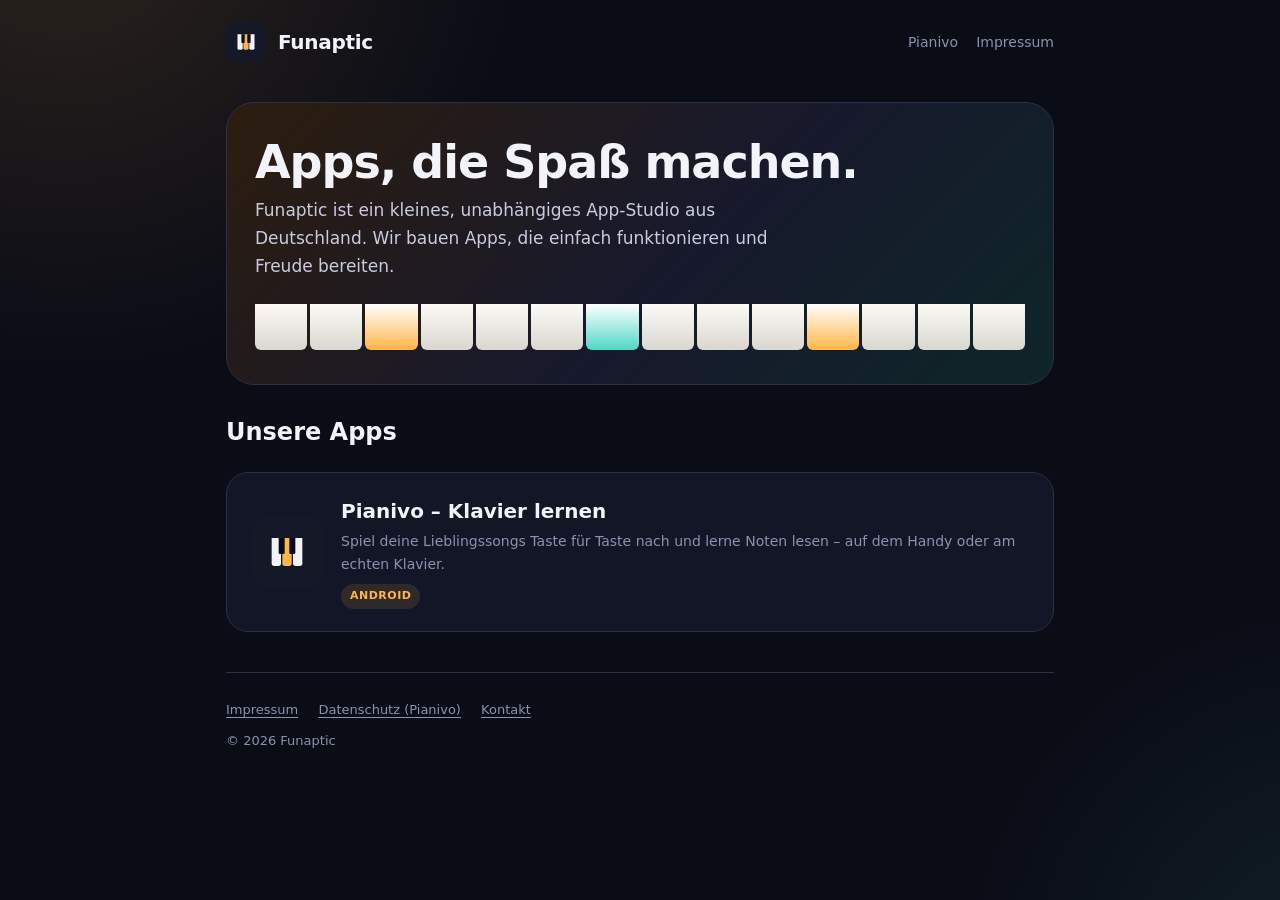
<file: index.html>
<!doctype html>
<html lang="de">
<head>
  <meta charset="utf-8">
  <meta name="viewport" content="width=device-width, initial-scale=1">
  <title>Funaptic – Apps mit Spaß</title>
  <meta name="description" content="Funaptic entwickelt Apps, die Spaß machen – zum Beispiel Pianivo, die Klavier-App, mit der du Songs Taste für Taste lernst.">
  <link rel="icon" href="favicon.svg" type="image/svg+xml">
  <link rel="stylesheet" href="style.css">
</head>
<body>
  <div class="wrap">
    <header class="site">
      <a class="brand" href="./"><img src="favicon.svg" alt=""><b>Funaptic</b></a>
      <nav class="top"><a href="pianivo/">Pianivo</a><a href="impressum.html">Impressum</a></nav>
    </header>

    <section class="hero">
      <h1>Apps, die Spaß machen.</h1>
      <p>Funaptic ist ein kleines, unabhängiges App-Studio aus Deutschland. Wir bauen Apps, die einfach funktionieren und Freude bereiten.</p>
      <div class="keys" aria-hidden="true">
        <span></span><span></span><span class="lit"></span><span></span><span></span><span></span><span class="lit2"></span><span></span><span></span><span></span><span class="lit"></span><span></span><span></span><span></span>
      </div>
    </section>

    <h2>Unsere Apps</h2>
    <a class="card app" href="pianivo/">
      <img src="favicon.svg" alt="Pianivo App-Icon">
      <div>
        <h3>Pianivo – Klavier lernen</h3>
        <p>Spiel deine Lieblingssongs Taste für Taste nach und lerne Noten lesen – auf dem Handy oder am echten Klavier.</p>
        <span class="tag">ANDROID</span>
      </div>
    </a>

    <footer class="site">
      <a href="impressum.html">Impressum</a>
      <a href="pianivo/datenschutz.html">Datenschutz (Pianivo)</a>
      <a href="mailto:funaptic.apps@gmail.com">Kontakt</a>
      <div style="margin-top:10px">© 2026 Funaptic</div>
    </footer>
  </div>
</body>
</html>
</file>
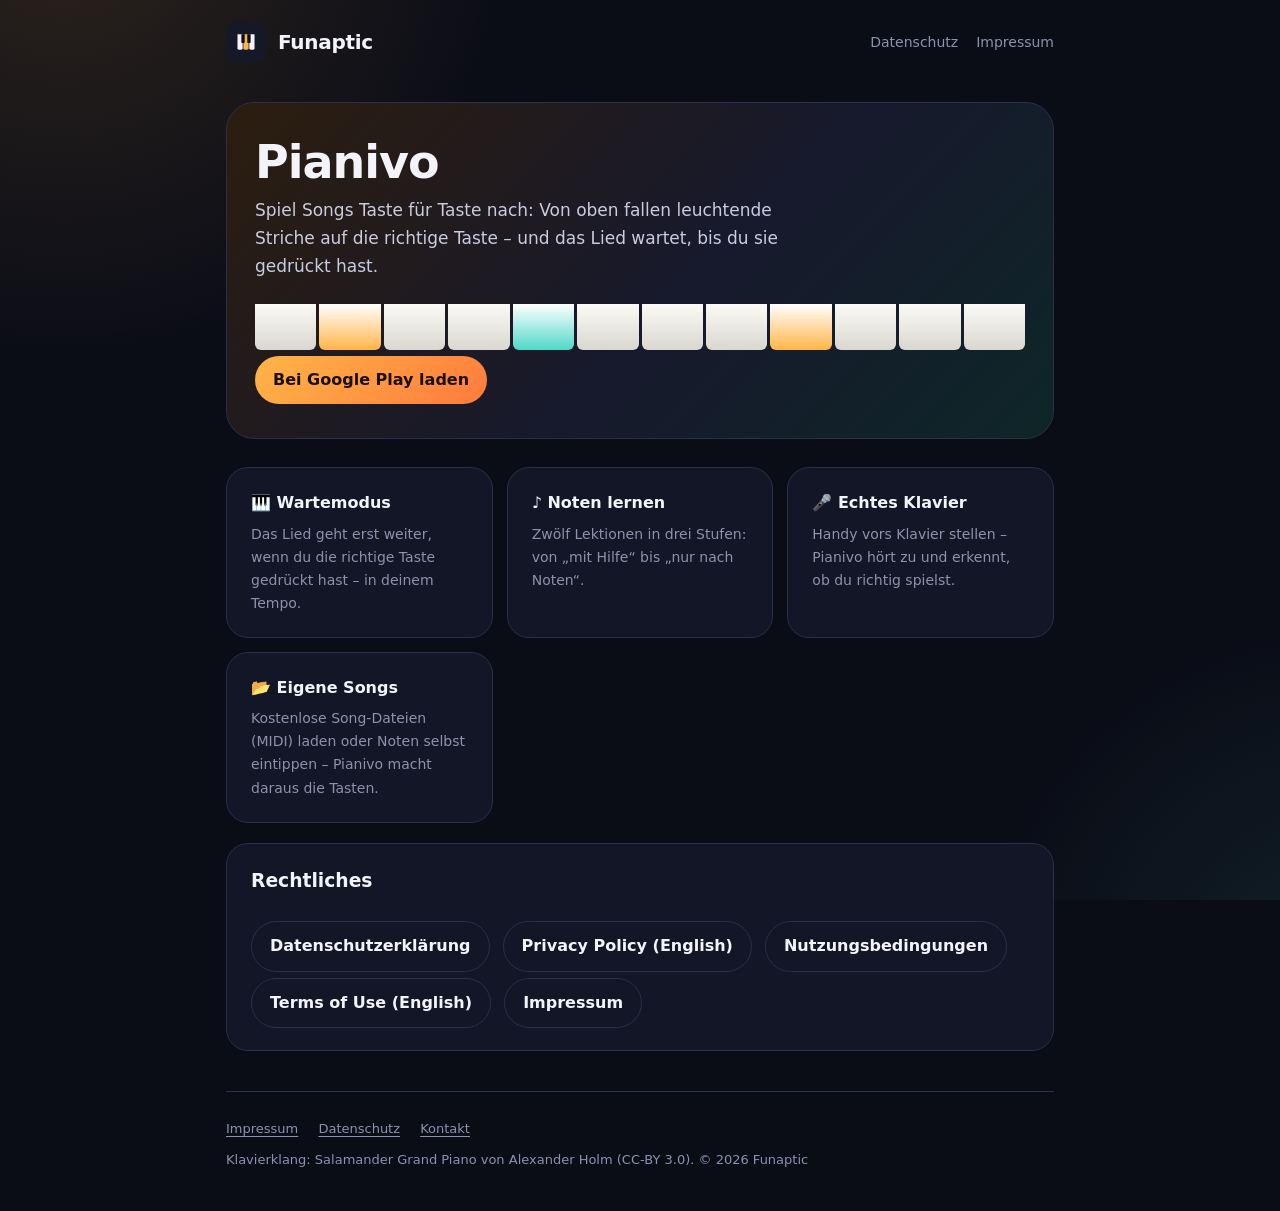
<file: pianivo/index.html>
<!doctype html>
<html lang="de">
<head>
  <meta charset="utf-8">
  <meta name="viewport" content="width=device-width, initial-scale=1">
  <title>Pianivo – Klavier lernen</title>
  <meta name="description" content="Pianivo: Songs Taste für Taste nachspielen, Noten lesen lernen und am echten Klavier üben. Für Android.">
  <link rel="icon" href="../favicon.svg" type="image/svg+xml">
  <link rel="stylesheet" href="../style.css">
</head>
<body>
  <div class="wrap">
    <header class="site">
      <a class="brand" href="../"><img src="../favicon.svg" alt=""><b>Funaptic</b></a>
      <nav class="top"><a href="datenschutz.html">Datenschutz</a><a href="../impressum.html">Impressum</a></nav>
    </header>

    <section class="hero">
      <h1>Pianivo</h1>
      <p>Spiel Songs Taste für Taste nach: Von oben fallen leuchtende Striche auf die richtige Taste – und das Lied wartet, bis du sie gedrückt hast.</p>
      <div class="keys" aria-hidden="true">
        <span></span><span class="lit"></span><span></span><span></span><span class="lit2"></span><span></span><span></span><span></span><span class="lit"></span><span></span><span></span><span></span>
      </div>
      <!-- Play-Store-Link nach der Veröffentlichung eintragen -->
      <a class="btn" href="https://play.google.com/store/apps/details?id=com.funaptic.pianivo">Bei Google Play laden</a>
    </section>

    <div class="features">
      <div class="card"><h3>🎹 Wartemodus</h3><p>Das Lied geht erst weiter, wenn du die richtige Taste gedrückt hast – in deinem Tempo.</p></div>
      <div class="card"><h3>♪ Noten lernen</h3><p>Zwölf Lektionen in drei Stufen: von „mit Hilfe“ bis „nur nach Noten“.</p></div>
      <div class="card"><h3>🎤 Echtes Klavier</h3><p>Handy vors Klavier stellen – Pianivo hört zu und erkennt, ob du richtig spielst.</p></div>
      <div class="card"><h3>📂 Eigene Songs</h3><p>Kostenlose Song-Dateien (MIDI) laden oder Noten selbst eintippen – Pianivo macht daraus die Tasten.</p></div>
    </div>

    <div class="card">
      <h3 style="margin-top:0">Rechtliches</h3>
      <a class="btn ghost" href="datenschutz.html">Datenschutzerklärung</a>
      <a class="btn ghost" href="privacy.html">Privacy Policy (English)</a>
      <a class="btn ghost" href="nutzungsbedingungen.html">Nutzungsbedingungen</a>
      <a class="btn ghost" href="terms.html">Terms of Use (English)</a>
      <a class="btn ghost" href="../impressum.html">Impressum</a>
    </div>

    <footer class="site">
      <a href="../impressum.html">Impressum</a>
      <a href="datenschutz.html">Datenschutz</a>
      <a href="mailto:funaptic.apps@gmail.com">Kontakt</a>
      <div style="margin-top:10px">Klavierklang: Salamander Grand Piano von Alexander Holm (CC-BY 3.0). © 2026 Funaptic</div>
    </footer>
  </div>
</body>
</html>
</file>
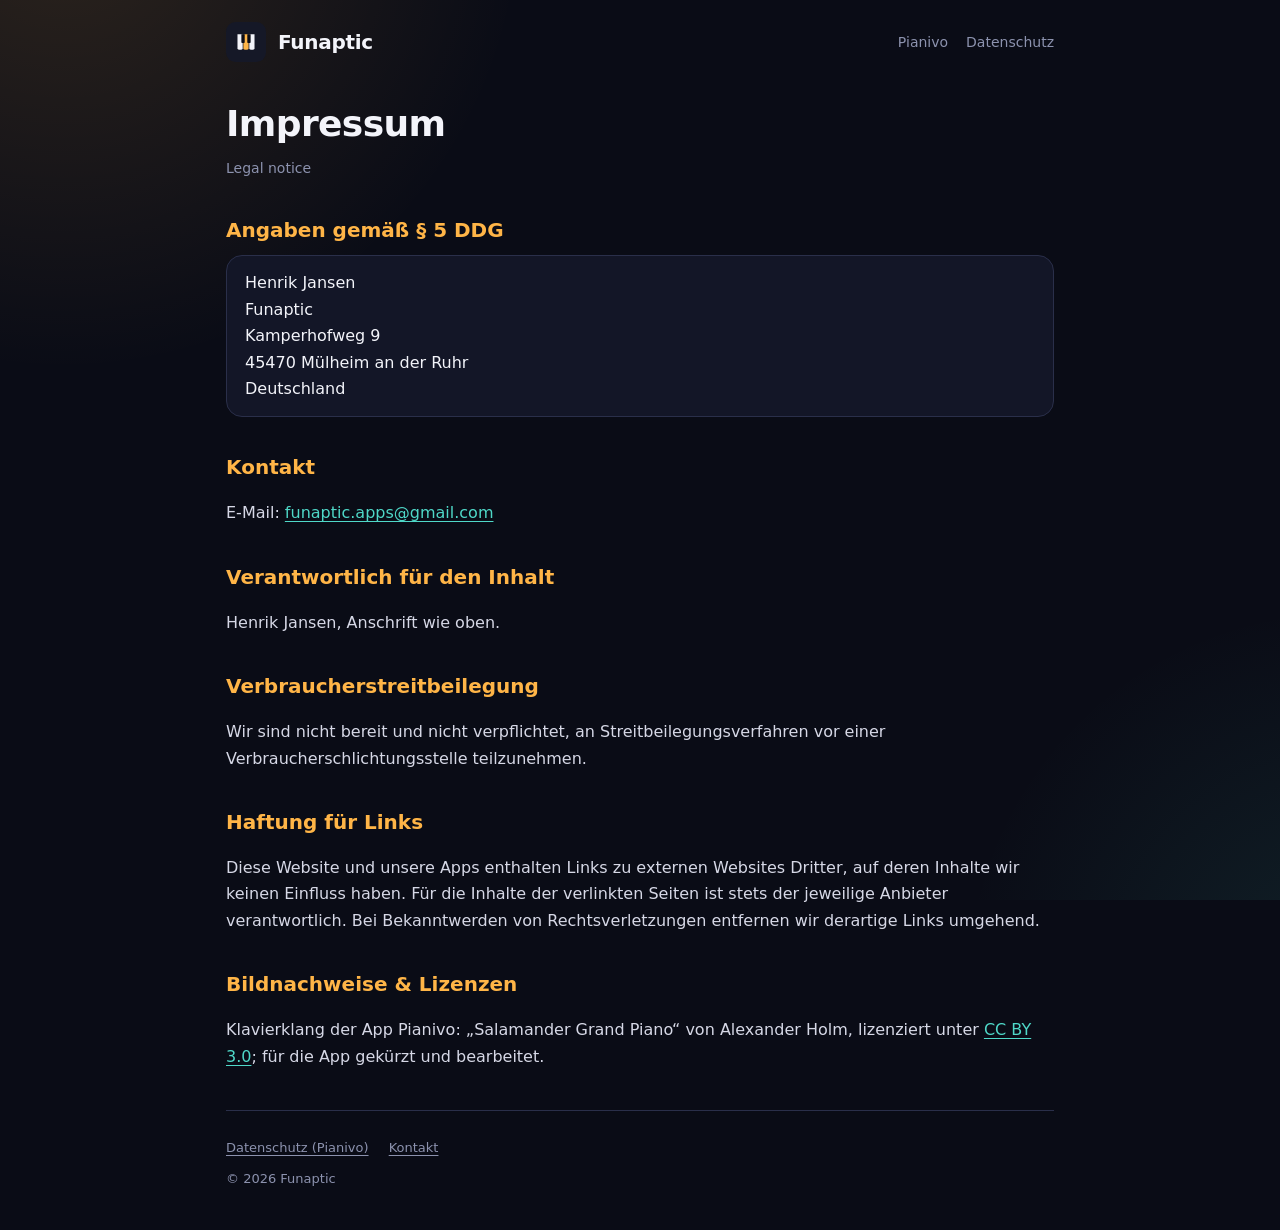
<file: impressum.html>
<!doctype html>
<html lang="de">
<head>
  <meta charset="utf-8">
  <meta name="viewport" content="width=device-width, initial-scale=1">
  <title>Impressum – Funaptic</title>
  <link rel="icon" href="favicon.svg" type="image/svg+xml">
  <link rel="stylesheet" href="style.css">
</head>
<body>
  <div class="wrap">
    <header class="site">
      <a class="brand" href="./"><img src="favicon.svg" alt=""><b>Funaptic</b></a>
      <nav class="top"><a href="pianivo/">Pianivo</a><a href="pianivo/datenschutz.html">Datenschutz</a></nav>
    </header>

    <main class="legal">
      <h1>Impressum</h1>
      <div class="stand">Legal notice</div>

      <h2>Angaben gemäß § 5 DDG</h2>
      <address>
        Henrik Jansen<br>
        Funaptic<br>
        Kamperhofweg 9<br>
        45470 Mülheim an der Ruhr<br>
        Deutschland
      </address>

      <h2>Kontakt</h2>
      <p>E-Mail: <a href="mailto:funaptic.apps@gmail.com">funaptic.apps@gmail.com</a></p>

      <h2>Verantwortlich für den Inhalt</h2>
      <p>Henrik Jansen, Anschrift wie oben.</p>

      <h2>Verbraucherstreitbeilegung</h2>
      <p>Wir sind nicht bereit und nicht verpflichtet, an Streitbeilegungsverfahren vor einer Verbraucherschlichtungsstelle teilzunehmen.</p>

      <h2>Haftung für Links</h2>
      <p>Diese Website und unsere Apps enthalten Links zu externen Websites Dritter, auf deren Inhalte wir keinen Einfluss haben. Für die Inhalte der verlinkten Seiten ist stets der jeweilige Anbieter verantwortlich. Bei Bekanntwerden von Rechtsverletzungen entfernen wir derartige Links umgehend.</p>

      <h2>Bildnachweise &amp; Lizenzen</h2>
      <p>Klavierklang der App Pianivo: „Salamander Grand Piano“ von Alexander Holm, lizenziert unter <a href="https://creativecommons.org/licenses/by/3.0/" rel="noopener">CC BY 3.0</a>; für die App gekürzt und bearbeitet.</p>
    </main>

    <footer class="site">
      <a href="pianivo/datenschutz.html">Datenschutz (Pianivo)</a>
      <a href="mailto:funaptic.apps@gmail.com">Kontakt</a>
      <div style="margin-top:10px">© 2026 Funaptic</div>
    </footer>
  </div>
</body>
</html>
</file>
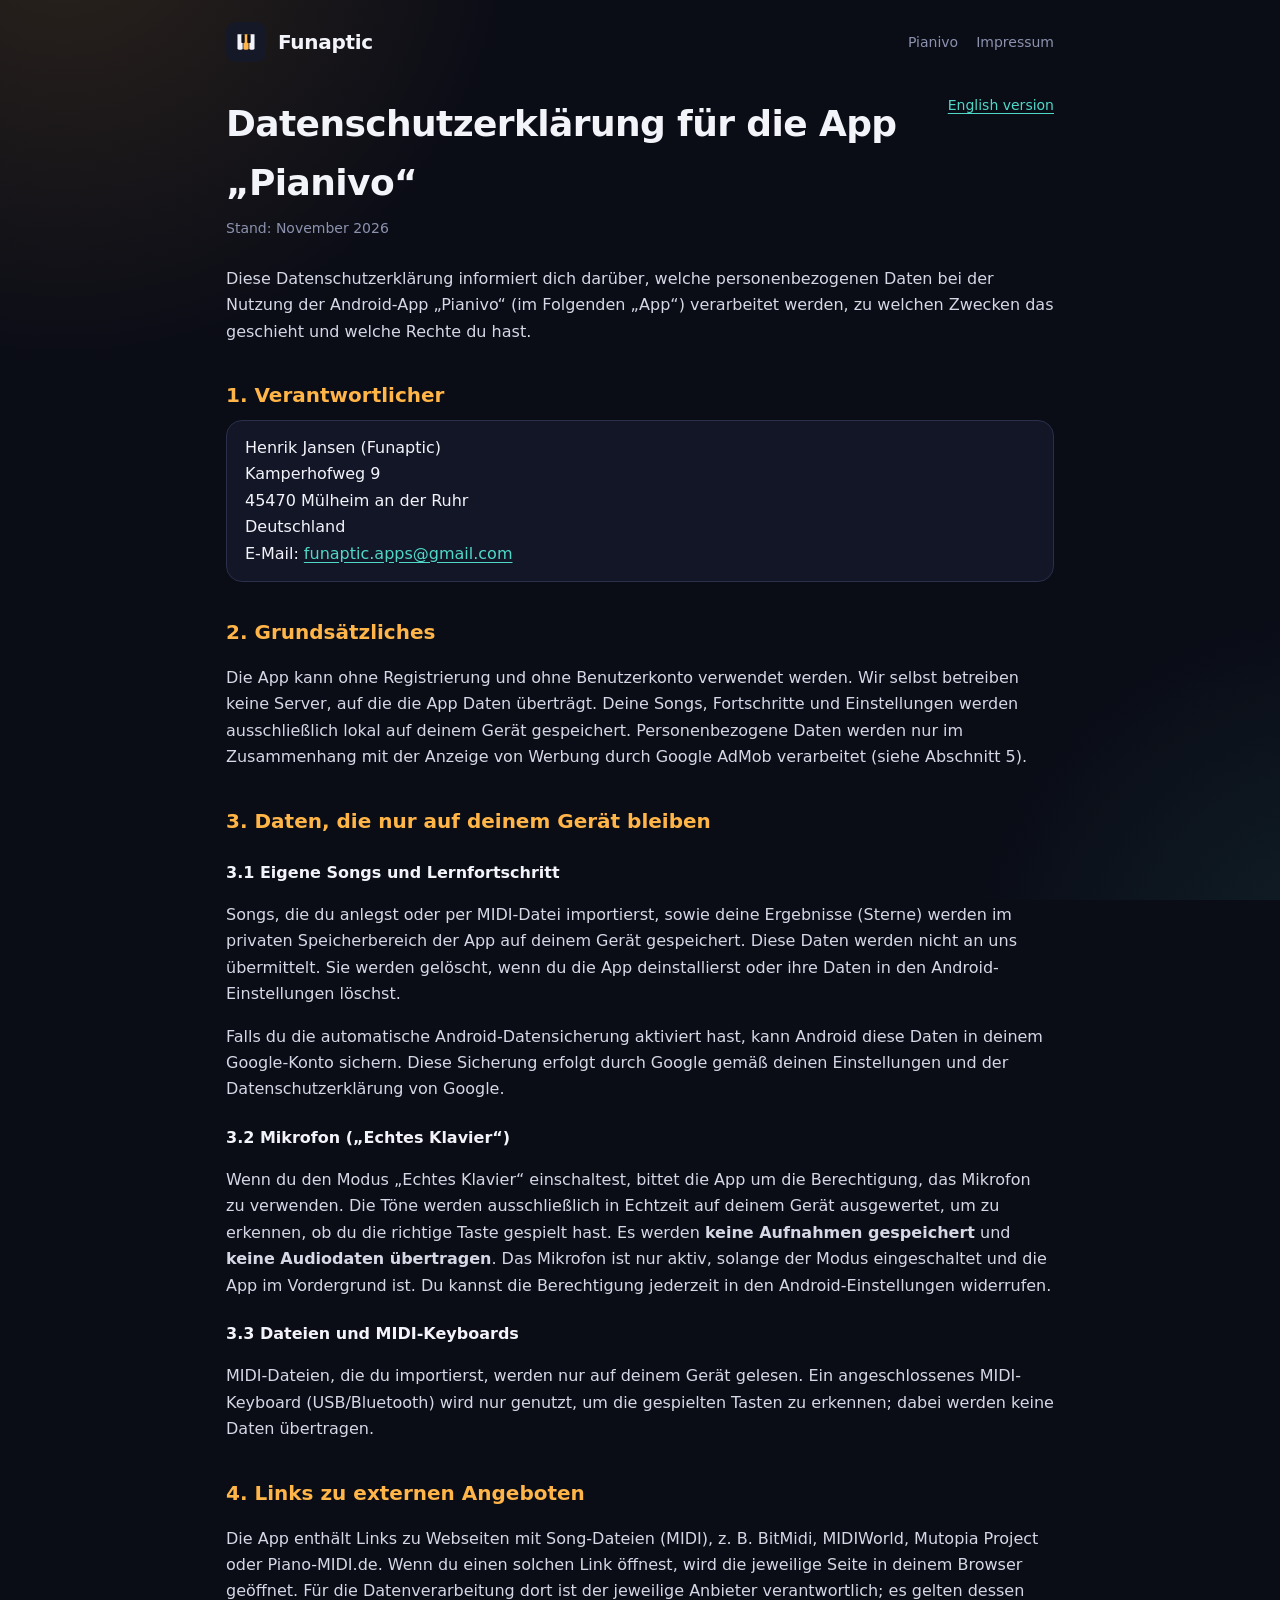
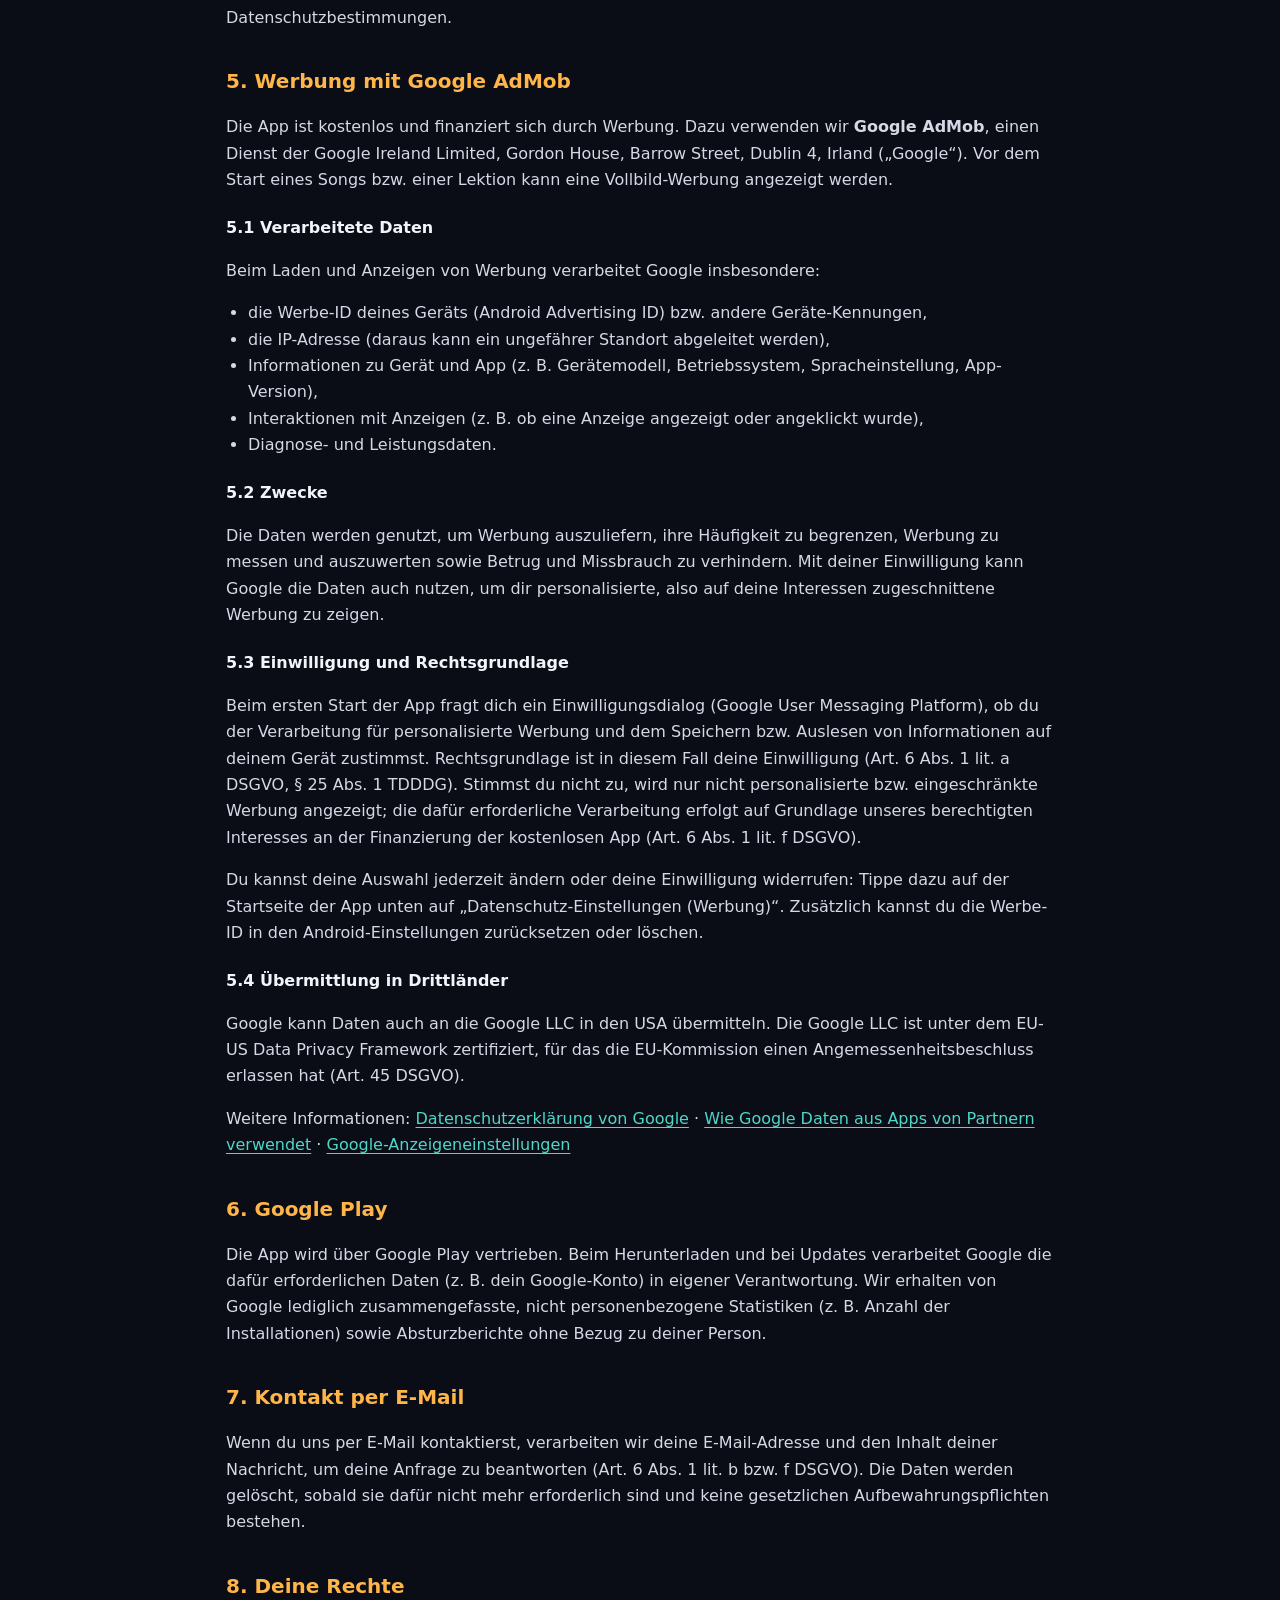
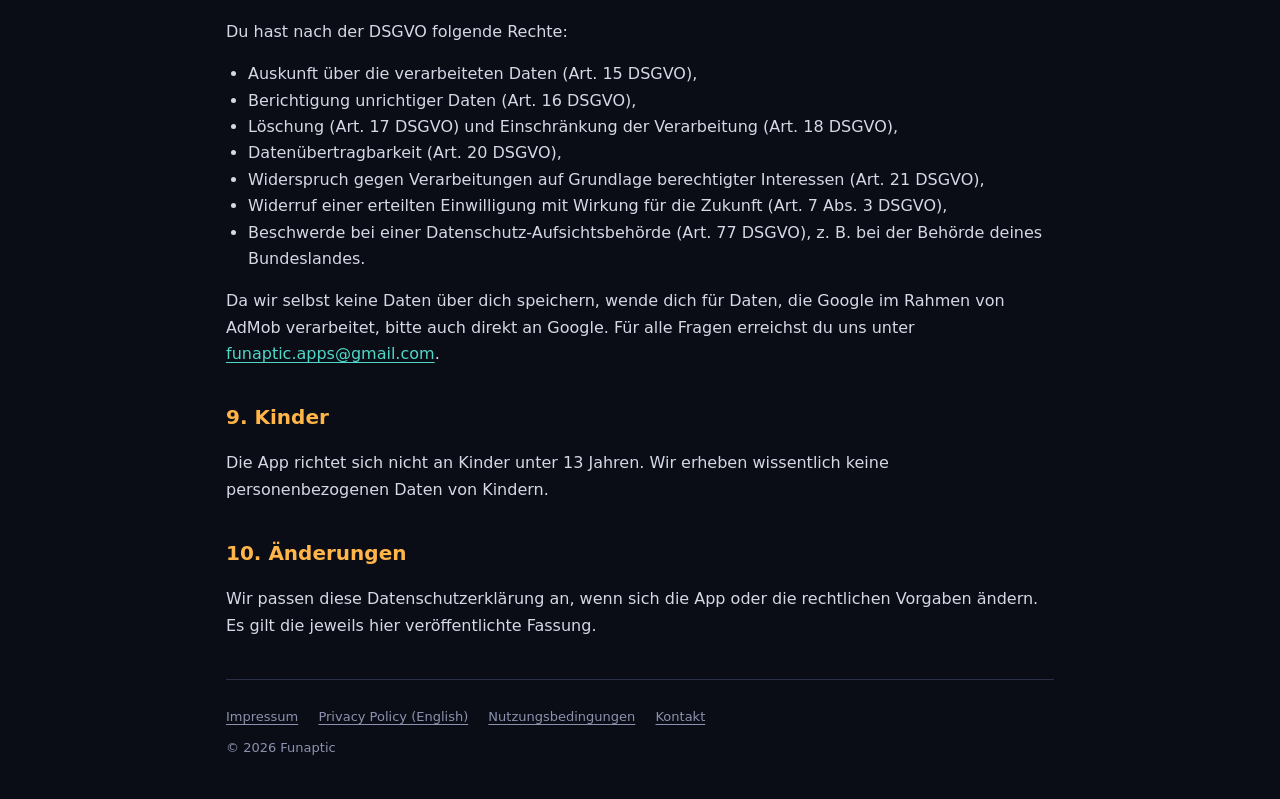
<file: pianivo/datenschutz.html>
<!doctype html>
<html lang="de">
<head>
  <meta charset="utf-8">
  <meta name="viewport" content="width=device-width, initial-scale=1">
  <title>Datenschutzerklärung – Pianivo</title>
  <link rel="icon" href="../favicon.svg" type="image/svg+xml">
  <link rel="stylesheet" href="../style.css">
</head>
<body>
  <div class="wrap">
    <header class="site">
      <a class="brand" href="../"><img src="../favicon.svg" alt=""><b>Funaptic</b></a>
      <nav class="top"><a href="./">Pianivo</a><a href="../impressum.html">Impressum</a></nav>
    </header>

    <main class="legal">
      <a class="lang" href="privacy.html">English version</a>
      <h1>Datenschutzerklärung für die App „Pianivo“</h1>
      <div class="stand">Stand: November 2026</div>

      <p>Diese Datenschutzerklärung informiert dich darüber, welche personenbezogenen Daten bei der Nutzung der Android-App „Pianivo“ (im Folgenden „App“) verarbeitet werden, zu welchen Zwecken das geschieht und welche Rechte du hast.</p>

      <h2>1. Verantwortlicher</h2>
      <address>
        Henrik Jansen (Funaptic)<br>
        Kamperhofweg 9<br>
        45470 Mülheim an der Ruhr<br>
        Deutschland<br>
        E-Mail: <a href="mailto:funaptic.apps@gmail.com">funaptic.apps@gmail.com</a>
      </address>

      <h2>2. Grundsätzliches</h2>
      <p>Die App kann ohne Registrierung und ohne Benutzerkonto verwendet werden. Wir selbst betreiben keine Server, auf die die App Daten überträgt. Deine Songs, Fortschritte und Einstellungen werden ausschließlich lokal auf deinem Gerät gespeichert. Personenbezogene Daten werden nur im Zusammenhang mit der Anzeige von Werbung durch Google AdMob verarbeitet (siehe Abschnitt 5).</p>

      <h2>3. Daten, die nur auf deinem Gerät bleiben</h2>
      <h3>3.1 Eigene Songs und Lernfortschritt</h3>
      <p>Songs, die du anlegst oder per MIDI-Datei importierst, sowie deine Ergebnisse (Sterne) werden im privaten Speicherbereich der App auf deinem Gerät gespeichert. Diese Daten werden nicht an uns übermittelt. Sie werden gelöscht, wenn du die App deinstallierst oder ihre Daten in den Android-Einstellungen löschst.</p>
      <p>Falls du die automatische Android-Datensicherung aktiviert hast, kann Android diese Daten in deinem Google-Konto sichern. Diese Sicherung erfolgt durch Google gemäß deinen Einstellungen und der Datenschutzerklärung von Google.</p>

      <h3>3.2 Mikrofon („Echtes Klavier“)</h3>
      <p>Wenn du den Modus „Echtes Klavier“ einschaltest, bittet die App um die Berechtigung, das Mikrofon zu verwenden. Die Töne werden ausschließlich in Echtzeit auf deinem Gerät ausgewertet, um zu erkennen, ob du die richtige Taste gespielt hast. Es werden <strong>keine Aufnahmen gespeichert</strong> und <strong>keine Audiodaten übertragen</strong>. Das Mikrofon ist nur aktiv, solange der Modus eingeschaltet und die App im Vordergrund ist. Du kannst die Berechtigung jederzeit in den Android-Einstellungen widerrufen.</p>

      <h3>3.3 Dateien und MIDI-Keyboards</h3>
      <p>MIDI-Dateien, die du importierst, werden nur auf deinem Gerät gelesen. Ein angeschlossenes MIDI-Keyboard (USB/Bluetooth) wird nur genutzt, um die gespielten Tasten zu erkennen; dabei werden keine Daten übertragen.</p>

      <h2>4. Links zu externen Angeboten</h2>
      <p>Die App enthält Links zu Webseiten mit Song-Dateien (MIDI), z. B. BitMidi, MIDIWorld, Mutopia Project oder Piano-MIDI.de. Wenn du einen solchen Link öffnest, wird die jeweilige Seite in deinem Browser geöffnet. Für die Datenverarbeitung dort ist der jeweilige Anbieter verantwortlich; es gelten dessen Datenschutzbestimmungen.</p>

      <h2>5. Werbung mit Google AdMob</h2>
      <p>Die App ist kostenlos und finanziert sich durch Werbung. Dazu verwenden wir <strong>Google AdMob</strong>, einen Dienst der Google Ireland Limited, Gordon House, Barrow Street, Dublin 4, Irland („Google“). Vor dem Start eines Songs bzw. einer Lektion kann eine Vollbild-Werbung angezeigt werden.</p>
      <h3>5.1 Verarbeitete Daten</h3>
      <p>Beim Laden und Anzeigen von Werbung verarbeitet Google insbesondere:</p>
      <ul>
        <li>die Werbe-ID deines Geräts (Android Advertising ID) bzw. andere Geräte-Kennungen,</li>
        <li>die IP-Adresse (daraus kann ein ungefährer Standort abgeleitet werden),</li>
        <li>Informationen zu Gerät und App (z. B. Gerätemodell, Betriebssystem, Spracheinstellung, App-Version),</li>
        <li>Interaktionen mit Anzeigen (z. B. ob eine Anzeige angezeigt oder angeklickt wurde),</li>
        <li>Diagnose- und Leistungsdaten.</li>
      </ul>
      <h3>5.2 Zwecke</h3>
      <p>Die Daten werden genutzt, um Werbung auszuliefern, ihre Häufigkeit zu begrenzen, Werbung zu messen und auszuwerten sowie Betrug und Missbrauch zu verhindern. Mit deiner Einwilligung kann Google die Daten auch nutzen, um dir personalisierte, also auf deine Interessen zugeschnittene Werbung zu zeigen.</p>
      <h3>5.3 Einwilligung und Rechtsgrundlage</h3>
      <p>Beim ersten Start der App fragt dich ein Einwilligungsdialog (Google User Messaging Platform), ob du der Verarbeitung für personalisierte Werbung und dem Speichern bzw. Auslesen von Informationen auf deinem Gerät zustimmst. Rechtsgrundlage ist in diesem Fall deine Einwilligung (Art. 6 Abs. 1 lit. a DSGVO, § 25 Abs. 1 TDDDG). Stimmst du nicht zu, wird nur nicht personalisierte bzw. eingeschränkte Werbung angezeigt; die dafür erforderliche Verarbeitung erfolgt auf Grundlage unseres berechtigten Interesses an der Finanzierung der kostenlosen App (Art. 6 Abs. 1 lit. f DSGVO).</p>
      <p>Du kannst deine Auswahl jederzeit ändern oder deine Einwilligung widerrufen: Tippe dazu auf der Startseite der App unten auf „Datenschutz-Einstellungen (Werbung)“. Zusätzlich kannst du die Werbe-ID in den Android-Einstellungen zurücksetzen oder löschen.</p>
      <h3>5.4 Übermittlung in Drittländer</h3>
      <p>Google kann Daten auch an die Google LLC in den USA übermitteln. Die Google LLC ist unter dem EU-US Data Privacy Framework zertifiziert, für das die EU-Kommission einen Angemessenheitsbeschluss erlassen hat (Art. 45 DSGVO).</p>
      <p>Weitere Informationen: <a href="https://policies.google.com/privacy" rel="noopener">Datenschutzerklärung von Google</a> · <a href="https://policies.google.com/technologies/partner-sites" rel="noopener">Wie Google Daten aus Apps von Partnern verwendet</a> · <a href="https://adssettings.google.com" rel="noopener">Google-Anzeigeneinstellungen</a></p>

      <h2>6. Google Play</h2>
      <p>Die App wird über Google Play vertrieben. Beim Herunterladen und bei Updates verarbeitet Google die dafür erforderlichen Daten (z. B. dein Google-Konto) in eigener Verantwortung. Wir erhalten von Google lediglich zusammengefasste, nicht personenbezogene Statistiken (z. B. Anzahl der Installationen) sowie Absturzberichte ohne Bezug zu deiner Person.</p>

      <h2>7. Kontakt per E-Mail</h2>
      <p>Wenn du uns per E-Mail kontaktierst, verarbeiten wir deine E-Mail-Adresse und den Inhalt deiner Nachricht, um deine Anfrage zu beantworten (Art. 6 Abs. 1 lit. b bzw. f DSGVO). Die Daten werden gelöscht, sobald sie dafür nicht mehr erforderlich sind und keine gesetzlichen Aufbewahrungspflichten bestehen.</p>

      <h2>8. Deine Rechte</h2>
      <p>Du hast nach der DSGVO folgende Rechte:</p>
      <ul>
        <li>Auskunft über die verarbeiteten Daten (Art. 15 DSGVO),</li>
        <li>Berichtigung unrichtiger Daten (Art. 16 DSGVO),</li>
        <li>Löschung (Art. 17 DSGVO) und Einschränkung der Verarbeitung (Art. 18 DSGVO),</li>
        <li>Datenübertragbarkeit (Art. 20 DSGVO),</li>
        <li>Widerspruch gegen Verarbeitungen auf Grundlage berechtigter Interessen (Art. 21 DSGVO),</li>
        <li>Widerruf einer erteilten Einwilligung mit Wirkung für die Zukunft (Art. 7 Abs. 3 DSGVO),</li>
        <li>Beschwerde bei einer Datenschutz-Aufsichtsbehörde (Art. 77 DSGVO), z. B. bei der Behörde deines Bundeslandes.</li>
      </ul>
      <p>Da wir selbst keine Daten über dich speichern, wende dich für Daten, die Google im Rahmen von AdMob verarbeitet, bitte auch direkt an Google. Für alle Fragen erreichst du uns unter <a href="mailto:funaptic.apps@gmail.com">funaptic.apps@gmail.com</a>.</p>

      <h2>9. Kinder</h2>
      <p>Die App richtet sich nicht an Kinder unter 13 Jahren. Wir erheben wissentlich keine personenbezogenen Daten von Kindern.</p>

      <h2>10. Änderungen</h2>
      <p>Wir passen diese Datenschutzerklärung an, wenn sich die App oder die rechtlichen Vorgaben ändern. Es gilt die jeweils hier veröffentlichte Fassung.</p>
    </main>

    <footer class="site">
      <a href="../impressum.html">Impressum</a>
      <a href="privacy.html">Privacy Policy (English)</a>
      <a href="nutzungsbedingungen.html">Nutzungsbedingungen</a>
      <a href="mailto:funaptic.apps@gmail.com">Kontakt</a>
      <div style="margin-top:10px">© 2026 Funaptic</div>
    </footer>
  </div>
</body>
</html>
</file>
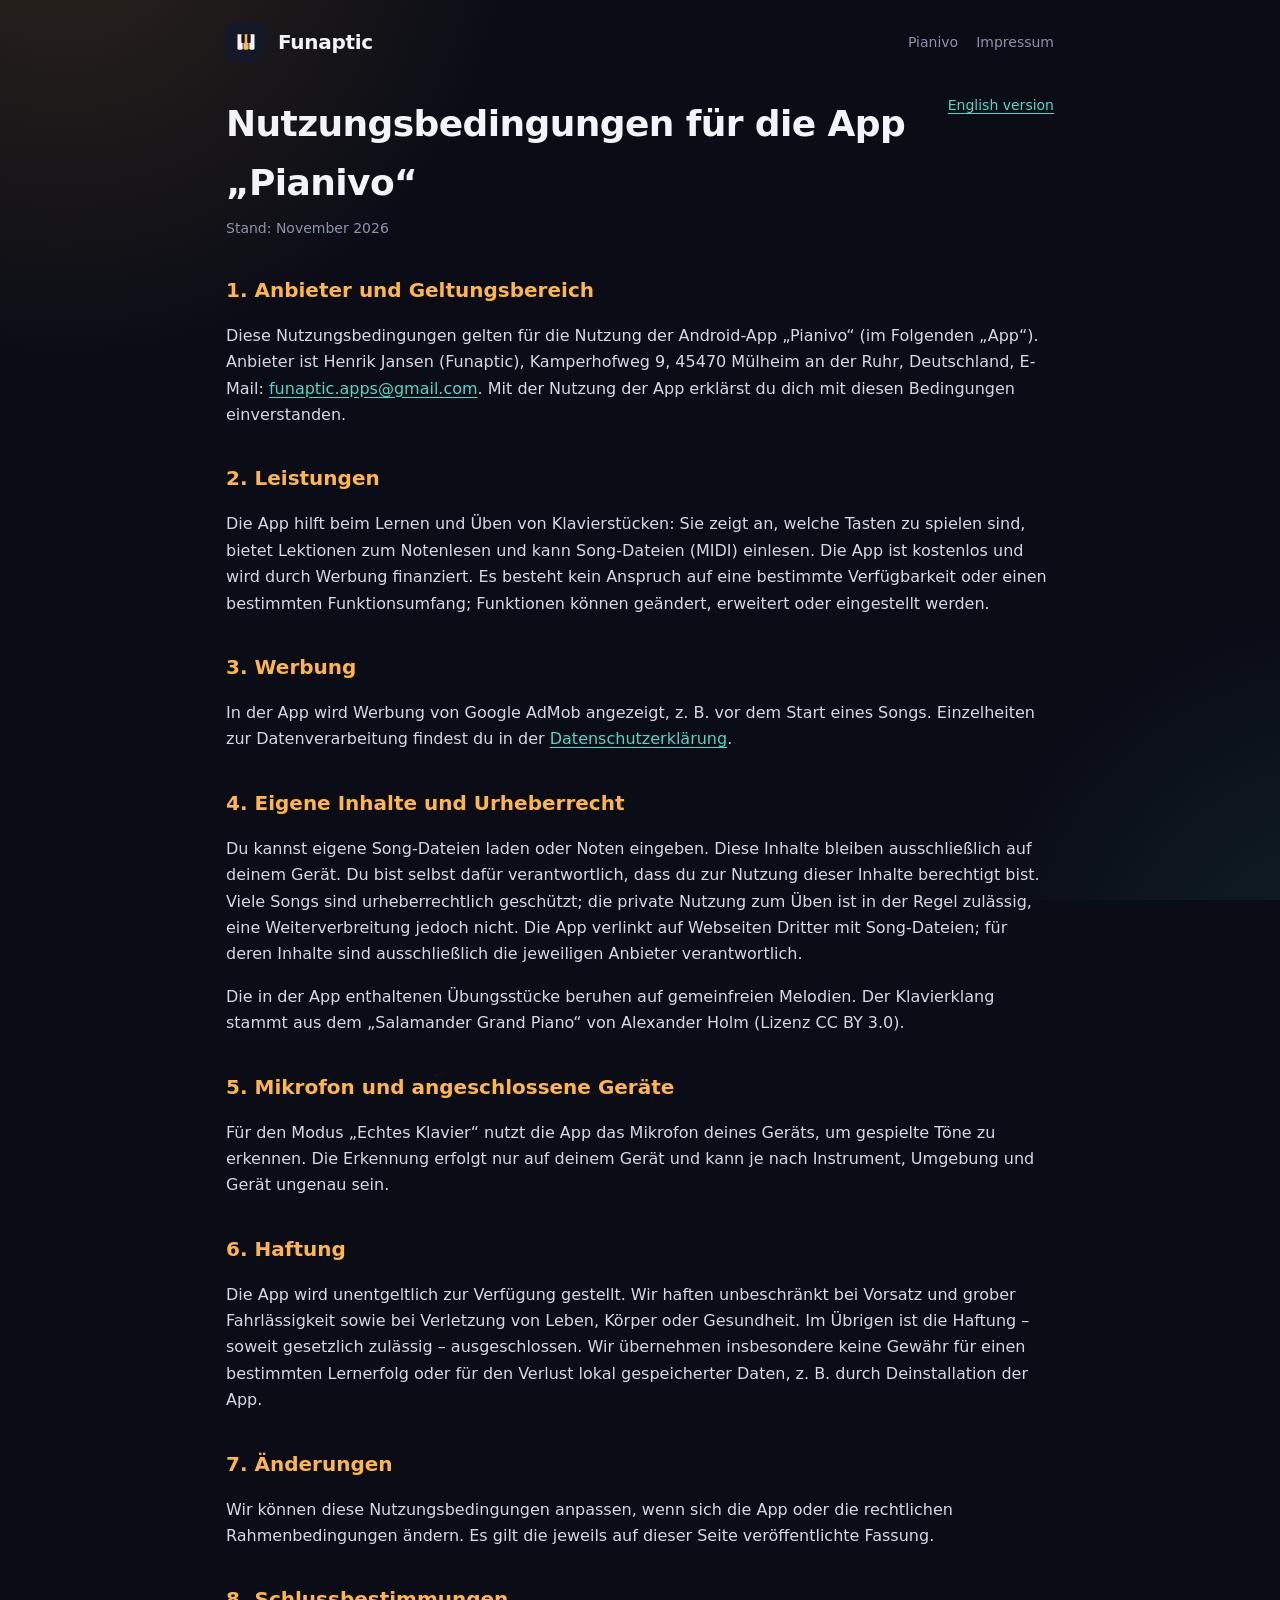
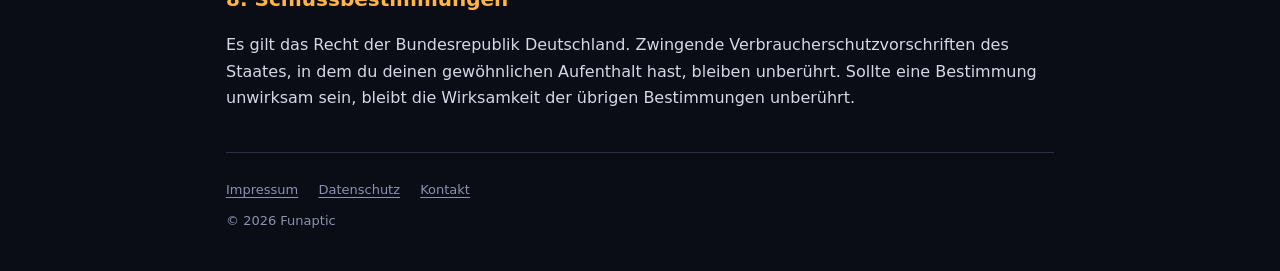
<file: pianivo/nutzungsbedingungen.html>
<!doctype html>
<html lang="de">
<head>
  <meta charset="utf-8">
  <meta name="viewport" content="width=device-width, initial-scale=1">
  <title>Nutzungsbedingungen – Pianivo</title>
  <link rel="icon" href="../favicon.svg" type="image/svg+xml">
  <link rel="stylesheet" href="../style.css">
</head>
<body>
  <div class="wrap">
    <header class="site">
      <a class="brand" href="../"><img src="../favicon.svg" alt=""><b>Funaptic</b></a>
      <nav class="top"><a href="./">Pianivo</a><a href="../impressum.html">Impressum</a></nav>
    </header>

    <main class="legal">
      <a class="lang" href="terms.html">English version</a>
      <h1>Nutzungsbedingungen für die App „Pianivo“</h1>
      <div class="stand">Stand: November 2026</div>

      <h2>1. Anbieter und Geltungsbereich</h2>
      <p>Diese Nutzungsbedingungen gelten für die Nutzung der Android-App „Pianivo“ (im Folgenden „App“). Anbieter ist Henrik Jansen (Funaptic), Kamperhofweg 9, 45470 Mülheim an der Ruhr, Deutschland, E-Mail: <a href="mailto:funaptic.apps@gmail.com">funaptic.apps@gmail.com</a>. Mit der Nutzung der App erklärst du dich mit diesen Bedingungen einverstanden.</p>

      <h2>2. Leistungen</h2>
      <p>Die App hilft beim Lernen und Üben von Klavierstücken: Sie zeigt an, welche Tasten zu spielen sind, bietet Lektionen zum Notenlesen und kann Song-Dateien (MIDI) einlesen. Die App ist kostenlos und wird durch Werbung finanziert. Es besteht kein Anspruch auf eine bestimmte Verfügbarkeit oder einen bestimmten Funktionsumfang; Funktionen können geändert, erweitert oder eingestellt werden.</p>

      <h2>3. Werbung</h2>
      <p>In der App wird Werbung von Google AdMob angezeigt, z. B. vor dem Start eines Songs. Einzelheiten zur Datenverarbeitung findest du in der <a href="datenschutz.html">Datenschutzerklärung</a>.</p>

      <h2>4. Eigene Inhalte und Urheberrecht</h2>
      <p>Du kannst eigene Song-Dateien laden oder Noten eingeben. Diese Inhalte bleiben ausschließlich auf deinem Gerät. Du bist selbst dafür verantwortlich, dass du zur Nutzung dieser Inhalte berechtigt bist. Viele Songs sind urheberrechtlich geschützt; die private Nutzung zum Üben ist in der Regel zulässig, eine Weiterverbreitung jedoch nicht. Die App verlinkt auf Webseiten Dritter mit Song-Dateien; für deren Inhalte sind ausschließlich die jeweiligen Anbieter verantwortlich.</p>
      <p>Die in der App enthaltenen Übungsstücke beruhen auf gemeinfreien Melodien. Der Klavierklang stammt aus dem „Salamander Grand Piano“ von Alexander Holm (Lizenz CC BY 3.0).</p>

      <h2>5. Mikrofon und angeschlossene Geräte</h2>
      <p>Für den Modus „Echtes Klavier“ nutzt die App das Mikrofon deines Geräts, um gespielte Töne zu erkennen. Die Erkennung erfolgt nur auf deinem Gerät und kann je nach Instrument, Umgebung und Gerät ungenau sein.</p>

      <h2>6. Haftung</h2>
      <p>Die App wird unentgeltlich zur Verfügung gestellt. Wir haften unbeschränkt bei Vorsatz und grober Fahrlässigkeit sowie bei Verletzung von Leben, Körper oder Gesundheit. Im Übrigen ist die Haftung – soweit gesetzlich zulässig – ausgeschlossen. Wir übernehmen insbesondere keine Gewähr für einen bestimmten Lernerfolg oder für den Verlust lokal gespeicherter Daten, z. B. durch Deinstallation der App.</p>

      <h2>7. Änderungen</h2>
      <p>Wir können diese Nutzungsbedingungen anpassen, wenn sich die App oder die rechtlichen Rahmenbedingungen ändern. Es gilt die jeweils auf dieser Seite veröffentlichte Fassung.</p>

      <h2>8. Schlussbestimmungen</h2>
      <p>Es gilt das Recht der Bundesrepublik Deutschland. Zwingende Verbraucherschutzvorschriften des Staates, in dem du deinen gewöhnlichen Aufenthalt hast, bleiben unberührt. Sollte eine Bestimmung unwirksam sein, bleibt die Wirksamkeit der übrigen Bestimmungen unberührt.</p>
    </main>

    <footer class="site">
      <a href="../impressum.html">Impressum</a>
      <a href="datenschutz.html">Datenschutz</a>
      <a href="mailto:funaptic.apps@gmail.com">Kontakt</a>
      <div style="margin-top:10px">© 2026 Funaptic</div>
    </footer>
  </div>
</body>
</html>
</file>
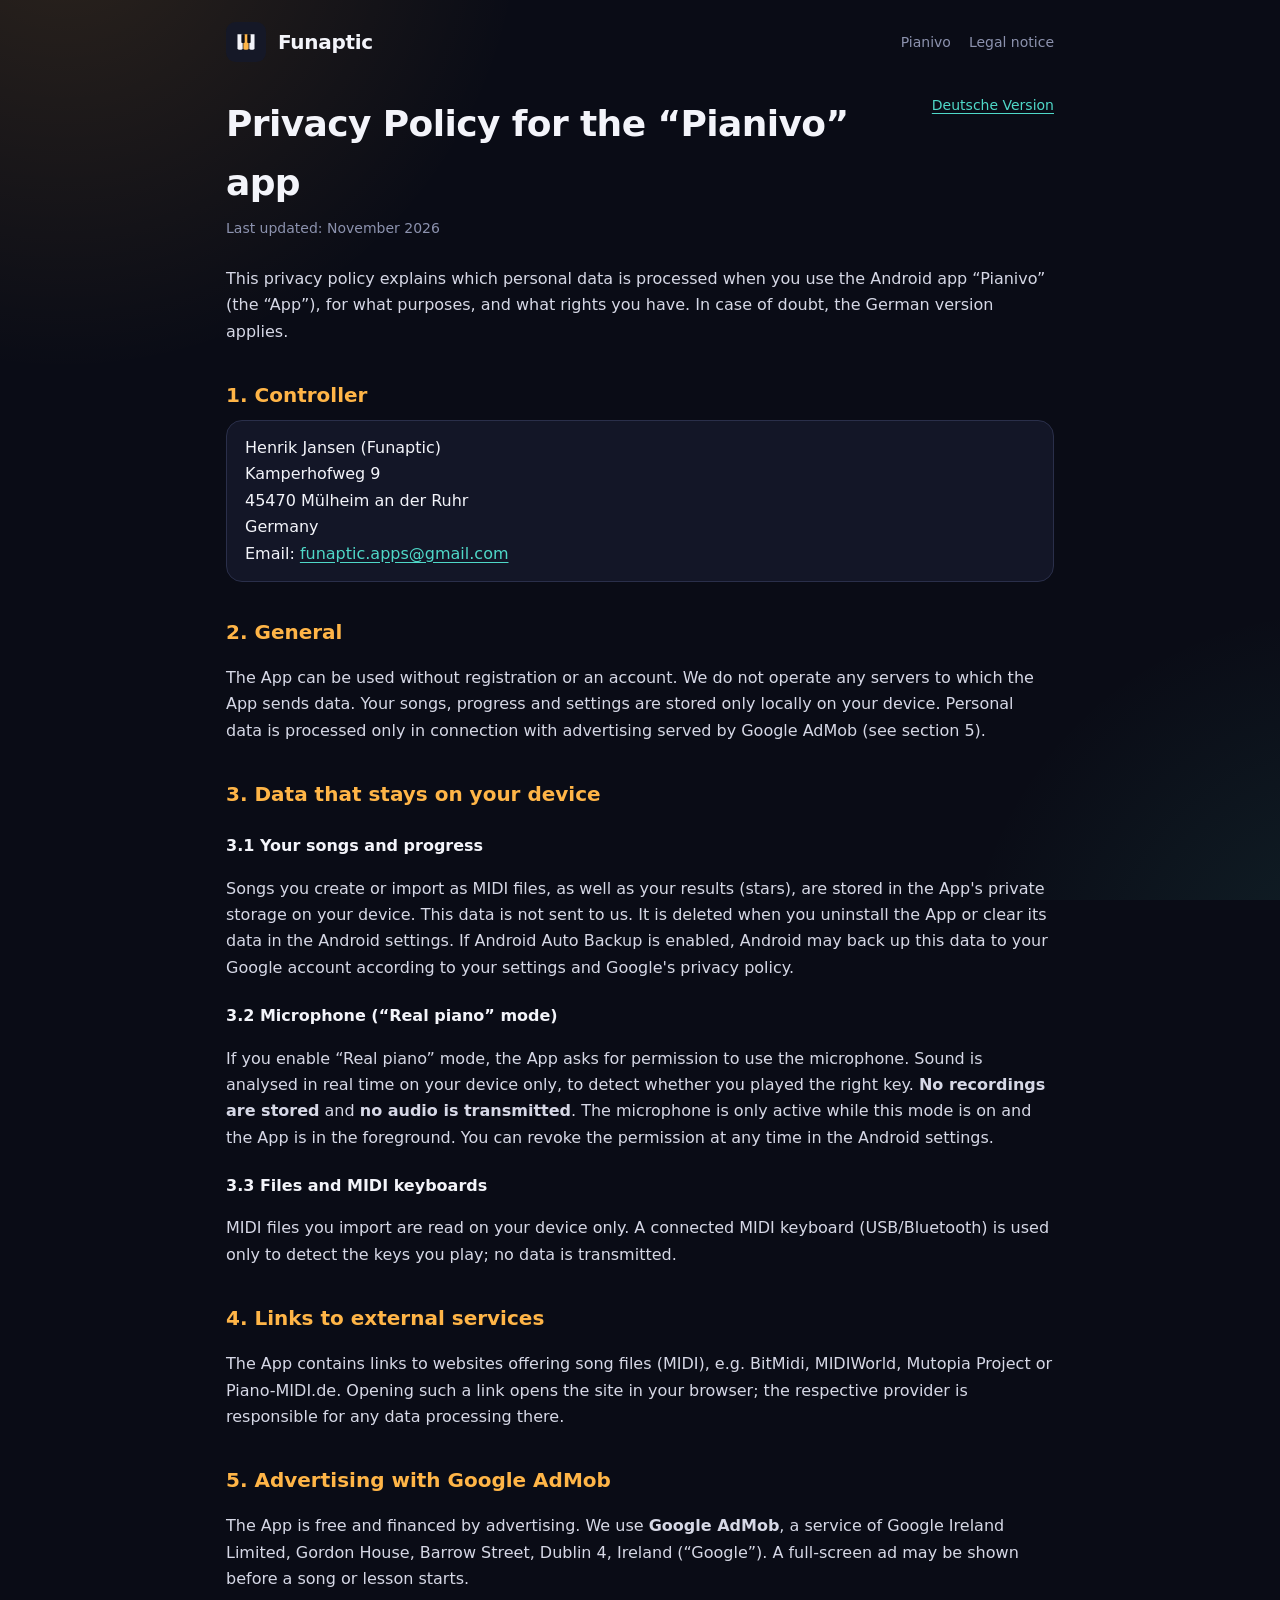
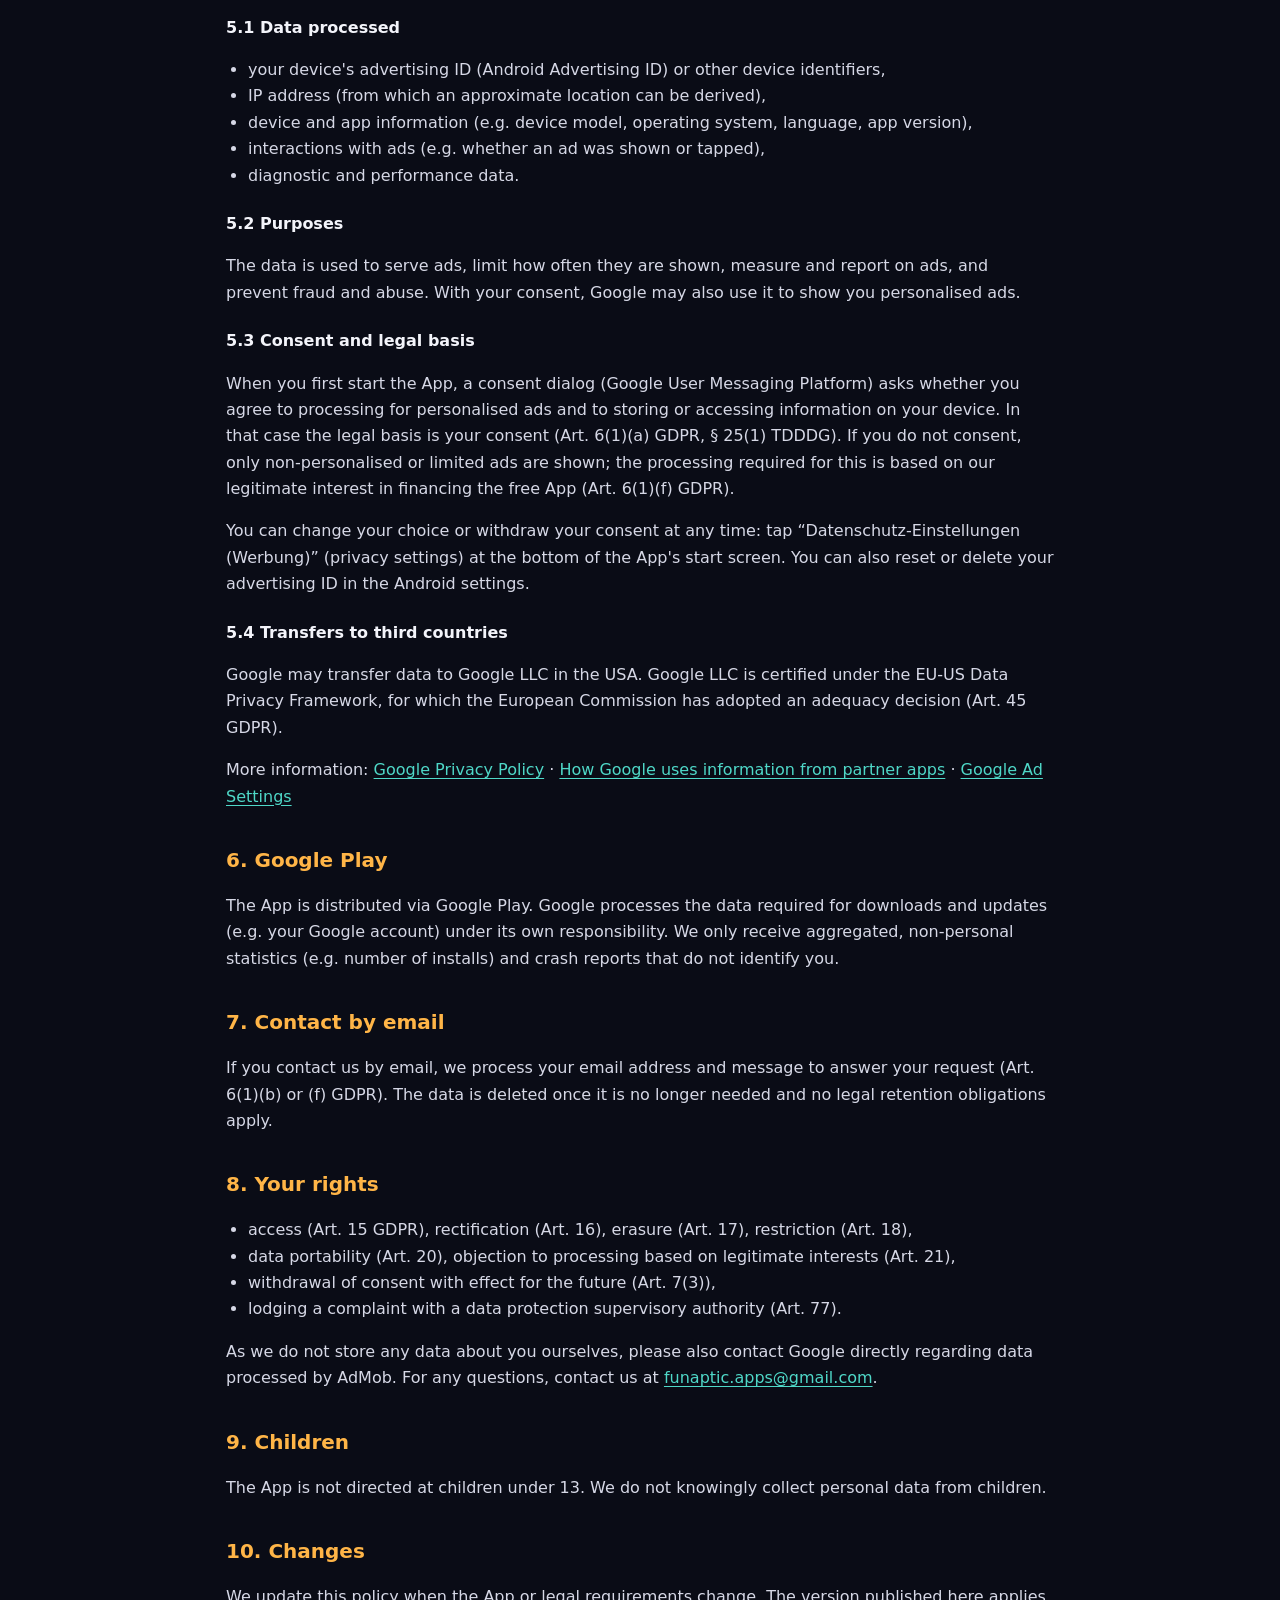
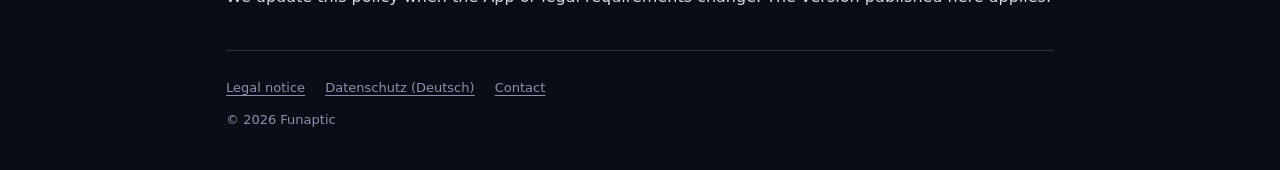
<file: pianivo/privacy.html>
<!doctype html>
<html lang="en">
<head>
  <meta charset="utf-8">
  <meta name="viewport" content="width=device-width, initial-scale=1">
  <title>Privacy Policy – Pianivo</title>
  <link rel="icon" href="../favicon.svg" type="image/svg+xml">
  <link rel="stylesheet" href="../style.css">
</head>
<body>
  <div class="wrap">
    <header class="site">
      <a class="brand" href="../"><img src="../favicon.svg" alt=""><b>Funaptic</b></a>
      <nav class="top"><a href="./">Pianivo</a><a href="../impressum.html">Legal notice</a></nav>
    </header>

    <main class="legal">
      <a class="lang" href="datenschutz.html">Deutsche Version</a>
      <h1>Privacy Policy for the “Pianivo” app</h1>
      <div class="stand">Last updated: November 2026</div>

      <p>This privacy policy explains which personal data is processed when you use the Android app “Pianivo” (the “App”), for what purposes, and what rights you have. In case of doubt, the German version applies.</p>

      <h2>1. Controller</h2>
      <address>
        Henrik Jansen (Funaptic)<br>
        Kamperhofweg 9<br>
        45470 Mülheim an der Ruhr<br>
        Germany<br>
        Email: <a href="mailto:funaptic.apps@gmail.com">funaptic.apps@gmail.com</a>
      </address>

      <h2>2. General</h2>
      <p>The App can be used without registration or an account. We do not operate any servers to which the App sends data. Your songs, progress and settings are stored only locally on your device. Personal data is processed only in connection with advertising served by Google AdMob (see section 5).</p>

      <h2>3. Data that stays on your device</h2>
      <h3>3.1 Your songs and progress</h3>
      <p>Songs you create or import as MIDI files, as well as your results (stars), are stored in the App's private storage on your device. This data is not sent to us. It is deleted when you uninstall the App or clear its data in the Android settings. If Android Auto Backup is enabled, Android may back up this data to your Google account according to your settings and Google's privacy policy.</p>

      <h3>3.2 Microphone (“Real piano” mode)</h3>
      <p>If you enable “Real piano” mode, the App asks for permission to use the microphone. Sound is analysed in real time on your device only, to detect whether you played the right key. <strong>No recordings are stored</strong> and <strong>no audio is transmitted</strong>. The microphone is only active while this mode is on and the App is in the foreground. You can revoke the permission at any time in the Android settings.</p>

      <h3>3.3 Files and MIDI keyboards</h3>
      <p>MIDI files you import are read on your device only. A connected MIDI keyboard (USB/Bluetooth) is used only to detect the keys you play; no data is transmitted.</p>

      <h2>4. Links to external services</h2>
      <p>The App contains links to websites offering song files (MIDI), e.g. BitMidi, MIDIWorld, Mutopia Project or Piano-MIDI.de. Opening such a link opens the site in your browser; the respective provider is responsible for any data processing there.</p>

      <h2>5. Advertising with Google AdMob</h2>
      <p>The App is free and financed by advertising. We use <strong>Google AdMob</strong>, a service of Google Ireland Limited, Gordon House, Barrow Street, Dublin 4, Ireland (“Google”). A full-screen ad may be shown before a song or lesson starts.</p>
      <h3>5.1 Data processed</h3>
      <ul>
        <li>your device's advertising ID (Android Advertising ID) or other device identifiers,</li>
        <li>IP address (from which an approximate location can be derived),</li>
        <li>device and app information (e.g. device model, operating system, language, app version),</li>
        <li>interactions with ads (e.g. whether an ad was shown or tapped),</li>
        <li>diagnostic and performance data.</li>
      </ul>
      <h3>5.2 Purposes</h3>
      <p>The data is used to serve ads, limit how often they are shown, measure and report on ads, and prevent fraud and abuse. With your consent, Google may also use it to show you personalised ads.</p>
      <h3>5.3 Consent and legal basis</h3>
      <p>When you first start the App, a consent dialog (Google User Messaging Platform) asks whether you agree to processing for personalised ads and to storing or accessing information on your device. In that case the legal basis is your consent (Art. 6(1)(a) GDPR, § 25(1) TDDDG). If you do not consent, only non-personalised or limited ads are shown; the processing required for this is based on our legitimate interest in financing the free App (Art. 6(1)(f) GDPR).</p>
      <p>You can change your choice or withdraw your consent at any time: tap “Datenschutz-Einstellungen (Werbung)” (privacy settings) at the bottom of the App's start screen. You can also reset or delete your advertising ID in the Android settings.</p>
      <h3>5.4 Transfers to third countries</h3>
      <p>Google may transfer data to Google LLC in the USA. Google LLC is certified under the EU-US Data Privacy Framework, for which the European Commission has adopted an adequacy decision (Art. 45 GDPR).</p>
      <p>More information: <a href="https://policies.google.com/privacy" rel="noopener">Google Privacy Policy</a> · <a href="https://policies.google.com/technologies/partner-sites" rel="noopener">How Google uses information from partner apps</a> · <a href="https://adssettings.google.com" rel="noopener">Google Ad Settings</a></p>

      <h2>6. Google Play</h2>
      <p>The App is distributed via Google Play. Google processes the data required for downloads and updates (e.g. your Google account) under its own responsibility. We only receive aggregated, non-personal statistics (e.g. number of installs) and crash reports that do not identify you.</p>

      <h2>7. Contact by email</h2>
      <p>If you contact us by email, we process your email address and message to answer your request (Art. 6(1)(b) or (f) GDPR). The data is deleted once it is no longer needed and no legal retention obligations apply.</p>

      <h2>8. Your rights</h2>
      <ul>
        <li>access (Art. 15 GDPR), rectification (Art. 16), erasure (Art. 17), restriction (Art. 18),</li>
        <li>data portability (Art. 20), objection to processing based on legitimate interests (Art. 21),</li>
        <li>withdrawal of consent with effect for the future (Art. 7(3)),</li>
        <li>lodging a complaint with a data protection supervisory authority (Art. 77).</li>
      </ul>
      <p>As we do not store any data about you ourselves, please also contact Google directly regarding data processed by AdMob. For any questions, contact us at <a href="mailto:funaptic.apps@gmail.com">funaptic.apps@gmail.com</a>.</p>

      <h2>9. Children</h2>
      <p>The App is not directed at children under 13. We do not knowingly collect personal data from children.</p>

      <h2>10. Changes</h2>
      <p>We update this policy when the App or legal requirements change. The version published here applies.</p>
    </main>

    <footer class="site">
      <a href="../impressum.html">Legal notice</a>
      <a href="datenschutz.html">Datenschutz (Deutsch)</a>
      <a href="mailto:funaptic.apps@gmail.com">Contact</a>
      <div style="margin-top:10px">© 2026 Funaptic</div>
    </footer>
  </div>
</body>
</html>
</file>
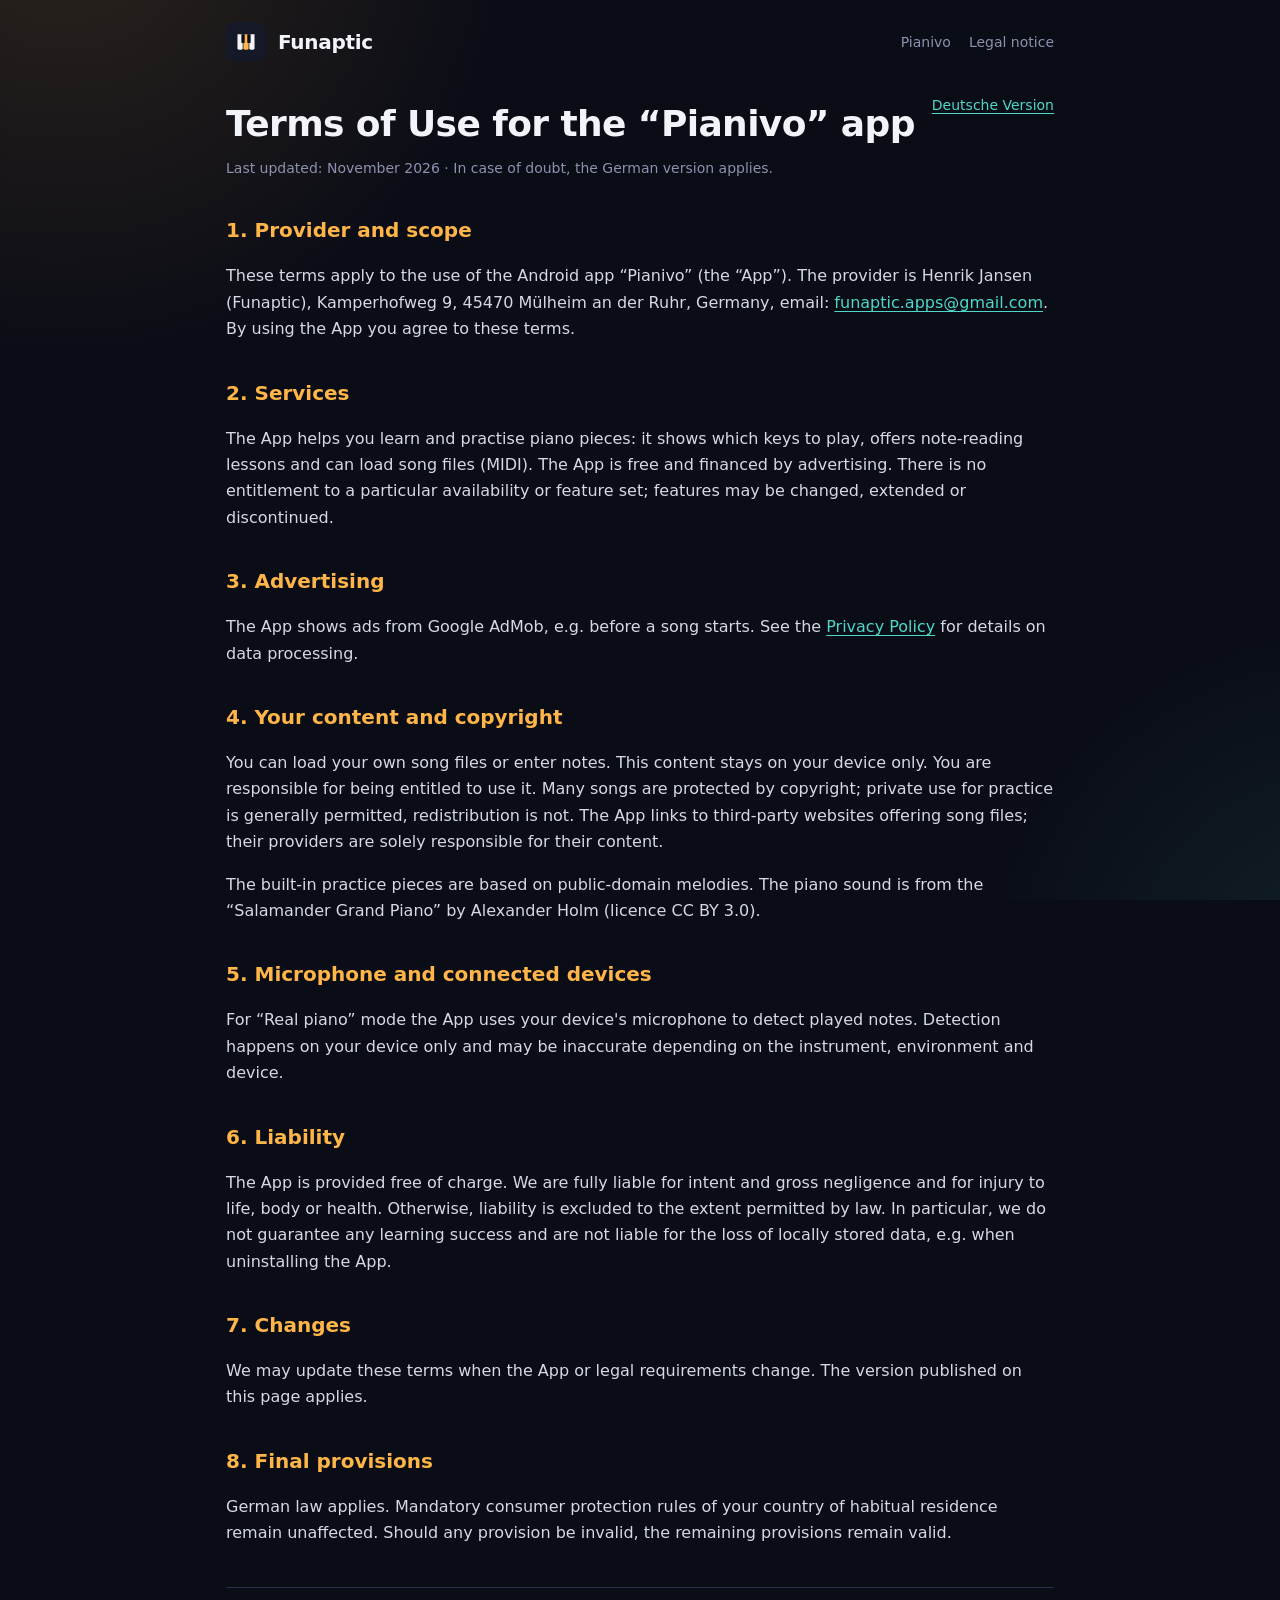
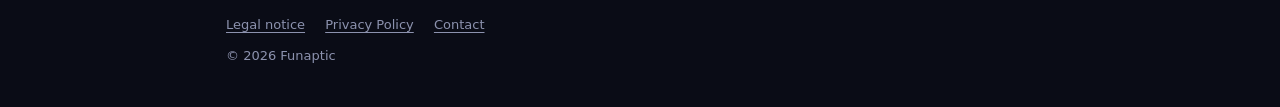
<file: pianivo/terms.html>
<!doctype html>
<html lang="en">
<head>
  <meta charset="utf-8">
  <meta name="viewport" content="width=device-width, initial-scale=1">
  <title>Terms of Use – Pianivo</title>
  <link rel="icon" href="../favicon.svg" type="image/svg+xml">
  <link rel="stylesheet" href="../style.css">
</head>
<body>
  <div class="wrap">
    <header class="site">
      <a class="brand" href="../"><img src="../favicon.svg" alt=""><b>Funaptic</b></a>
      <nav class="top"><a href="./">Pianivo</a><a href="../impressum.html">Legal notice</a></nav>
    </header>

    <main class="legal">
      <a class="lang" href="nutzungsbedingungen.html">Deutsche Version</a>
      <h1>Terms of Use for the “Pianivo” app</h1>
      <div class="stand">Last updated: November 2026 · In case of doubt, the German version applies.</div>

      <h2>1. Provider and scope</h2>
      <p>These terms apply to the use of the Android app “Pianivo” (the “App”). The provider is Henrik Jansen (Funaptic), Kamperhofweg 9, 45470 Mülheim an der Ruhr, Germany, email: <a href="mailto:funaptic.apps@gmail.com">funaptic.apps@gmail.com</a>. By using the App you agree to these terms.</p>

      <h2>2. Services</h2>
      <p>The App helps you learn and practise piano pieces: it shows which keys to play, offers note-reading lessons and can load song files (MIDI). The App is free and financed by advertising. There is no entitlement to a particular availability or feature set; features may be changed, extended or discontinued.</p>

      <h2>3. Advertising</h2>
      <p>The App shows ads from Google AdMob, e.g. before a song starts. See the <a href="privacy.html">Privacy Policy</a> for details on data processing.</p>

      <h2>4. Your content and copyright</h2>
      <p>You can load your own song files or enter notes. This content stays on your device only. You are responsible for being entitled to use it. Many songs are protected by copyright; private use for practice is generally permitted, redistribution is not. The App links to third-party websites offering song files; their providers are solely responsible for their content.</p>
      <p>The built-in practice pieces are based on public-domain melodies. The piano sound is from the “Salamander Grand Piano” by Alexander Holm (licence CC BY 3.0).</p>

      <h2>5. Microphone and connected devices</h2>
      <p>For “Real piano” mode the App uses your device's microphone to detect played notes. Detection happens on your device only and may be inaccurate depending on the instrument, environment and device.</p>

      <h2>6. Liability</h2>
      <p>The App is provided free of charge. We are fully liable for intent and gross negligence and for injury to life, body or health. Otherwise, liability is excluded to the extent permitted by law. In particular, we do not guarantee any learning success and are not liable for the loss of locally stored data, e.g. when uninstalling the App.</p>

      <h2>7. Changes</h2>
      <p>We may update these terms when the App or legal requirements change. The version published on this page applies.</p>

      <h2>8. Final provisions</h2>
      <p>German law applies. Mandatory consumer protection rules of your country of habitual residence remain unaffected. Should any provision be invalid, the remaining provisions remain valid.</p>
    </main>

    <footer class="site">
      <a href="../impressum.html">Legal notice</a>
      <a href="privacy.html">Privacy Policy</a>
      <a href="mailto:funaptic.apps@gmail.com">Contact</a>
      <div style="margin-top:10px">© 2026 Funaptic</div>
    </footer>
  </div>
</body>
</html>
</file>
<file: style.css>
:root {
  --bg: #0a0c16;
  --card: #131627;
  --card-hi: #1c2036;
  --line: #2a2f4a;
  --ink: #f3f4fa;
  --muted: #8c92ae;
  --amber: #ffb547;
  --amber-deep: #ff7a3d;
  --teal: #4fd8c8;
  --radius: 22px;
}
* { box-sizing: border-box; }
html { -webkit-text-size-adjust: 100%; }
body {
  margin: 0;
  background: var(--bg);
  background-image:
    radial-gradient(60vmax 60vmax at 5% -10%, rgba(255, 181, 71, .14), transparent 60%),
    radial-gradient(50vmax 50vmax at 105% 110%, rgba(79, 216, 200, .10), transparent 60%);
  background-attachment: fixed;
  color: var(--ink);
  font: 16px/1.65 system-ui, -apple-system, "Segoe UI", Roboto, "Helvetica Neue", Arial, sans-serif;
}
a { color: var(--teal); text-underline-offset: 3px; }
a:hover { color: var(--amber); }
.wrap { max-width: 860px; margin: 0 auto; padding: 0 16px; }

header.site {
  display: flex; align-items: center; justify-content: space-between; gap: 12px;
  padding: 22px 0;
}
.brand { display: flex; align-items: center; gap: 12px; color: var(--ink); text-decoration: none; }
.brand img { width: 40px; height: 40px; }
.brand b { font-size: 20px; letter-spacing: -.3px; }
nav.top a { color: var(--muted); text-decoration: none; margin-left: 18px; font-size: 14px; }
nav.top a:hover { color: var(--ink); }

.hero {
  margin: 18px 0 28px;
  padding: 34px 28px;
  border-radius: 28px;
  background: linear-gradient(135deg, #2c1d0e, #17192c 55%, #0e2628);
  border: 1px solid var(--line);
}
.hero h1 { margin: 0 0 8px; font-size: clamp(30px, 6vw, 46px); line-height: 1.1; letter-spacing: -1px; }
.hero p { margin: 0; color: #c9cce0; font-size: 17px; max-width: 560px; }
.keys { display: flex; gap: 3px; margin-top: 24px; height: 46px; }
.keys span { flex: 1; background: linear-gradient(#fbfaf5, #d9d7cf); border-radius: 0 0 6px 6px; }
.keys span.lit { background: linear-gradient(#fff, var(--amber)); }
.keys span.lit2 { background: linear-gradient(#fff, var(--teal)); }

.card {
  background: var(--card);
  border: 1px solid var(--line);
  border-radius: var(--radius);
  padding: 22px 24px;
  margin-bottom: 16px;
}
.app {
  display: flex; gap: 18px; align-items: center; text-decoration: none; color: var(--ink);
}
.app:hover { border-color: var(--amber); color: var(--ink); }
.app img { width: 72px; height: 72px; border-radius: 18px; flex: none; }
.app h3 { margin: 0 0 2px; font-size: 20px; }
.app p { margin: 0; color: var(--muted); font-size: 14px; }
.tag {
  display: inline-block; font-size: 11px; font-weight: 700; letter-spacing: .5px;
  color: var(--amber); background: rgba(255, 181, 71, .12);
  padding: 3px 9px; border-radius: 999px; margin-top: 8px;
}
.btn {
  display: inline-block; text-decoration: none; font-weight: 700;
  padding: 11px 18px; border-radius: 999px; margin: 6px 8px 0 0;
  background: linear-gradient(135deg, var(--amber), var(--amber-deep)); color: #1a1006;
}
.btn.ghost { background: transparent; color: var(--ink); border: 1px solid var(--line); }
.btn:hover { filter: brightness(1.08); color: #1a1006; }
.btn.ghost:hover { color: var(--amber); border-color: var(--amber); }

.features { display: grid; grid-template-columns: repeat(auto-fit, minmax(220px, 1fr)); gap: 14px; margin: 8px 0 20px; }
.features .card { margin: 0; }
.features h3 { margin: 0 0 6px; font-size: 16px; }
.features p { margin: 0; color: var(--muted); font-size: 14px; }

/* Rechtstexte */
.legal h1 { font-size: clamp(26px, 5vw, 36px); letter-spacing: -.6px; margin: 10px 0 4px; }
.legal .stand { color: var(--muted); font-size: 14px; margin-bottom: 26px; }
.legal h2 { font-size: 20px; margin: 34px 0 8px; color: var(--amber); }
.legal h3 { font-size: 16px; margin: 22px 0 6px; }
.legal p, .legal li { color: #d6d8e6; }
.legal ul { padding-left: 22px; }
.legal address { font-style: normal; background: var(--card); border: 1px solid var(--line); border-radius: 16px; padding: 14px 18px; }
.lang { float: right; font-size: 14px; }
.todo { background: #ffe066; color: #1a1300; padding: 0 4px; border-radius: 4px; font-weight: 700; }

footer.site {
  margin: 40px 0 0; padding: 26px 0 40px; border-top: 1px solid var(--line);
  color: var(--muted); font-size: 13px;
}
footer.site a { color: var(--muted); margin-right: 16px; }
footer.site a:hover { color: var(--ink); }

@media (max-width: 560px) {
  nav.top a { margin-left: 12px; }
  .hero { padding: 26px 20px; }
  .app { align-items: flex-start; }
  .app img { width: 58px; height: 58px; }
}
</file>
